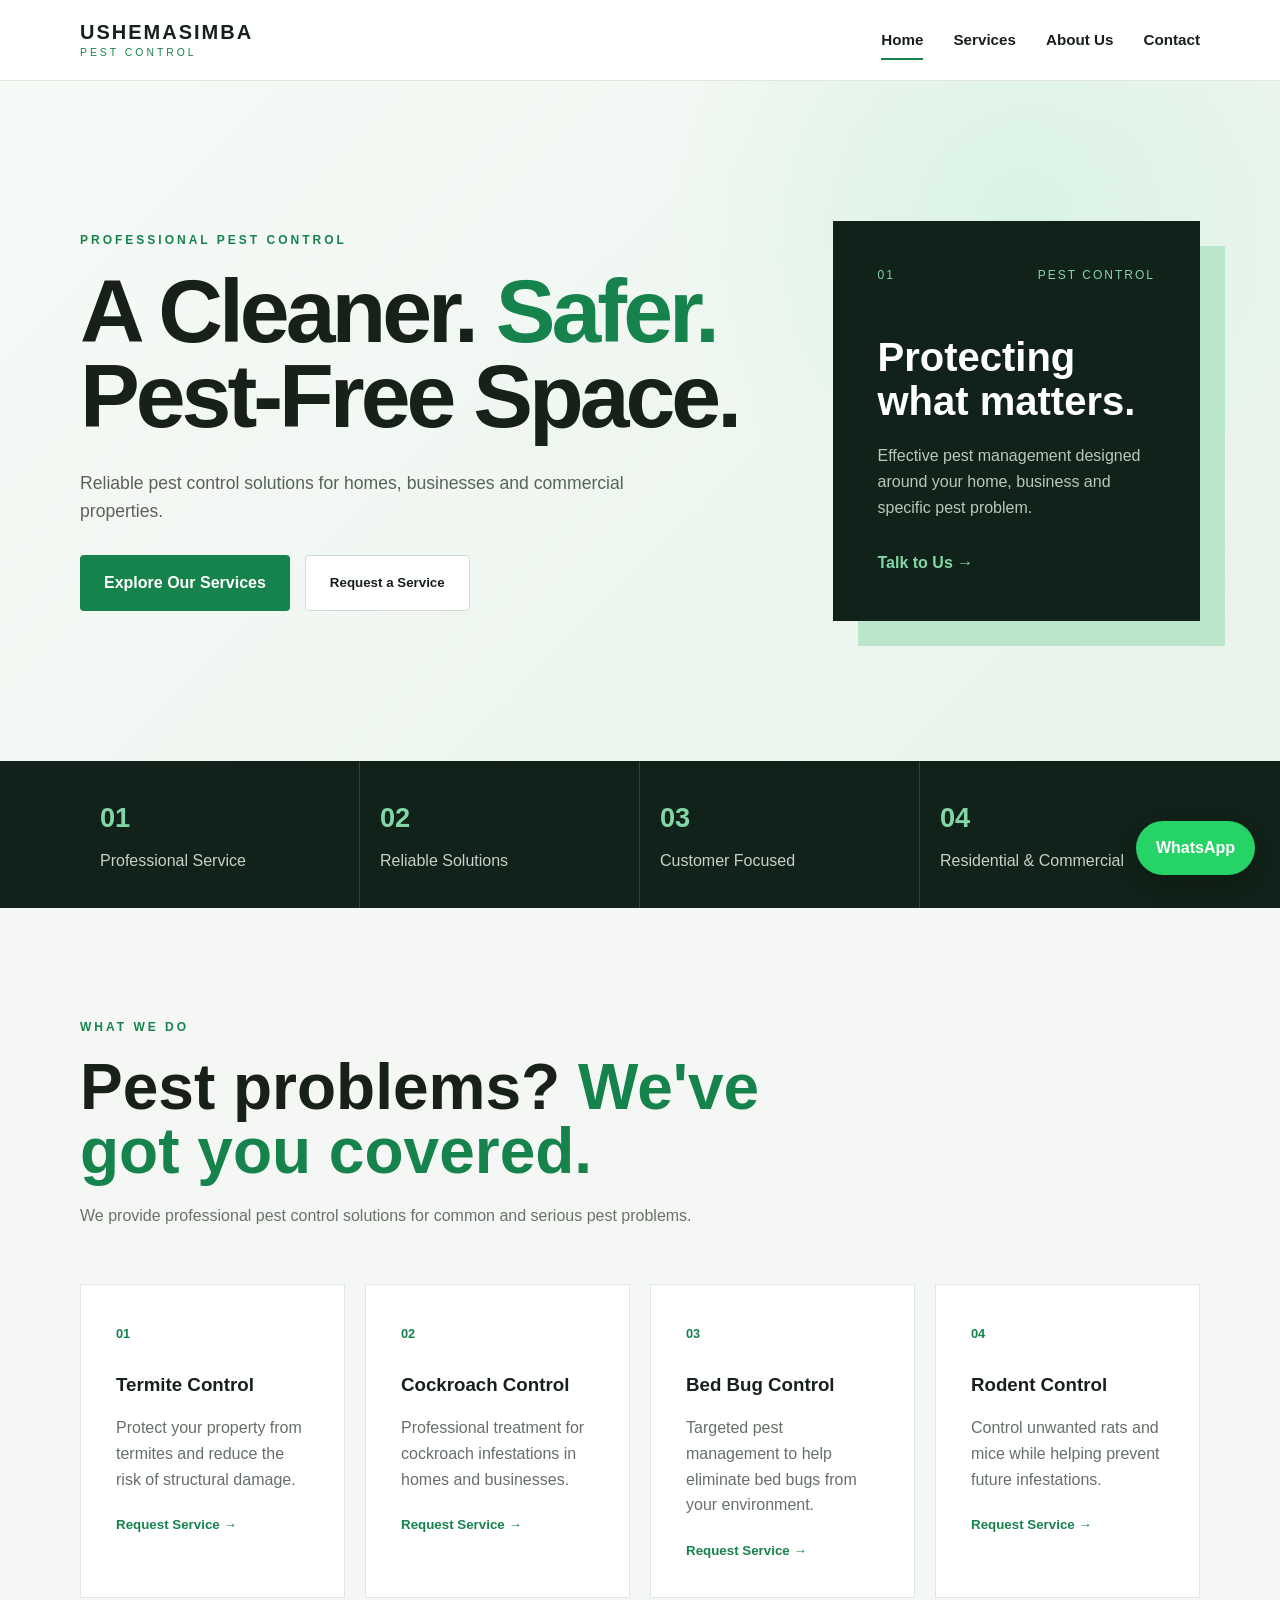
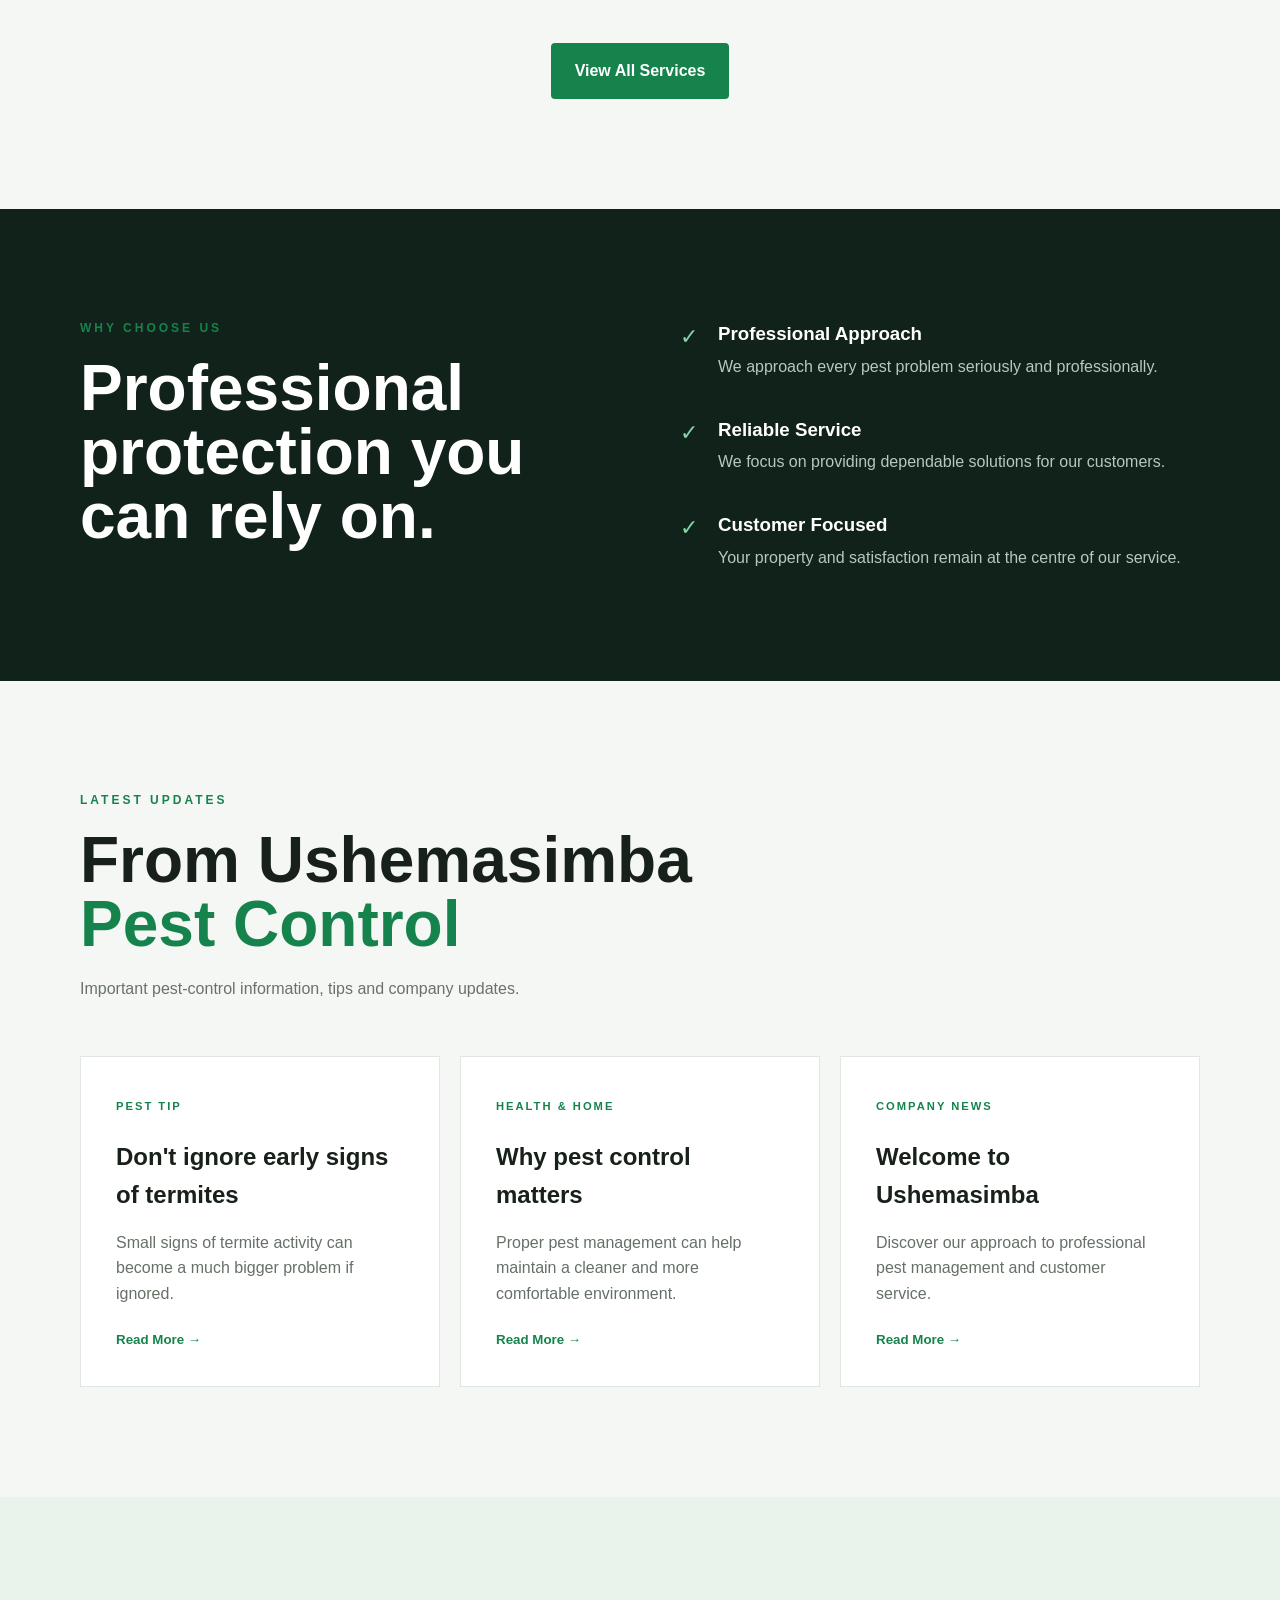
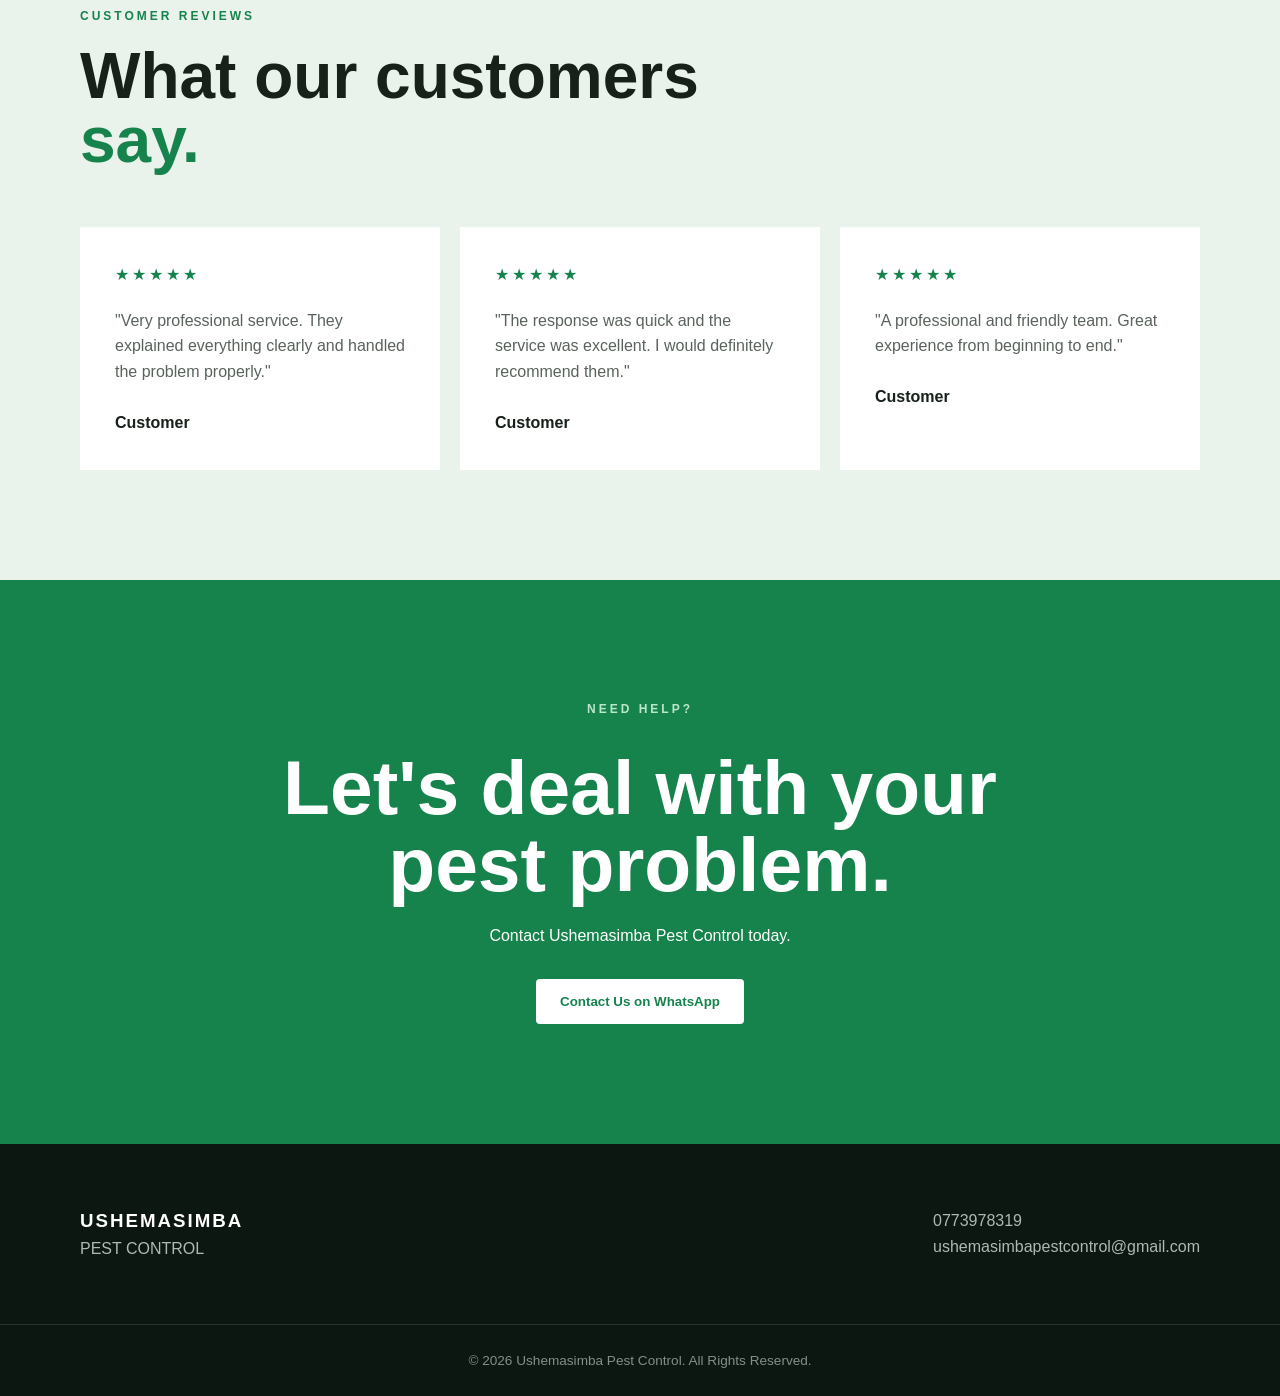
<file: index.html>
<!DOCTYPE html>
<html lang="en">
<head>
    <meta charset="UTF-8">
    <meta name="viewport" content="width=device-width, initial-scale=1.0">
    <title>Ushemasimba Pest Control | Professional Pest Control</title>
    <meta name="description" content="Professional pest control services by Ushemasimba Pest Control.">
    <link rel="stylesheet" href="style.css">
</head>

<body>

<header>
    <div class="container nav-container">

        <a href="index.html" class="brand">
            <strong>USHEMASIMBA</strong>
            <span>PEST CONTROL</span>
        </a>

        <button class="menu-btn" onclick="toggleMenu()">☰</button>

        <nav id="navigation">
            <a href="index.html" class="active">Home</a>
            <a href="services.html">Services</a>
            <a href="about.html">About Us</a>
            <a href="contact.html">Contact</a>
        </nav>

    </div>
</header>


<main>

<section class="hero">
    <div class="container hero-content">

        <div class="hero-text reveal">
            <p class="small-title">PROFESSIONAL PEST CONTROL</p>

            <h1>
                A Cleaner.
                <span>Safer.</span>
                Pest-Free Space.
            </h1>

            <p>
                Reliable pest control solutions for homes, businesses
                and commercial properties.
            </p>

            <div class="hero-buttons">
                <a href="services.html" class="btn primary">
                    Explore Our Services
                </a>

                <button class="btn secondary"
                        onclick="requestService('General Pest Control')">
                    Request a Service
                </button>
            </div>
        </div>

        <div class="hero-card reveal">
            <div class="hero-card-top">
                <span>01</span>
                <span>PEST CONTROL</span>
            </div>

            <h2>Protecting what matters.</h2>

            <p>
                Effective pest management designed around your
                home, business and specific pest problem.
            </p>

            <a href="contact.html">Talk to Us →</a>
        </div>

    </div>
</section>


<section class="stats">
    <div class="container stats-grid">

        <div class="stat reveal">
            <strong>01</strong>
            <p>Professional Service</p>
        </div>

        <div class="stat reveal">
            <strong>02</strong>
            <p>Reliable Solutions</p>
        </div>

        <div class="stat reveal">
            <strong>03</strong>
            <p>Customer Focused</p>
        </div>

        <div class="stat reveal">
            <strong>04</strong>
            <p>Residential & Commercial</p>
        </div>

    </div>
</section>


<section class="section">
    <div class="container">

        <div class="section-heading reveal">
            <p class="small-title">WHAT WE DO</p>

            <h2>
                Pest problems?
                <span>We've got you covered.</span>
            </h2>

            <p>
                We provide professional pest control solutions
                for common and serious pest problems.
            </p>
        </div>


        <div class="service-grid">

            <div class="service-card reveal">
                <span class="service-number">01</span>
                <h3>Termite Control</h3>
                <p>
                    Protect your property from termites and
                    reduce the risk of structural damage.
                </p>
                <button onclick="requestService('Termite Control')">
                    Request Service →
                </button>
            </div>


            <div class="service-card reveal">
                <span class="service-number">02</span>
                <h3>Cockroach Control</h3>
                <p>
                    Professional treatment for cockroach
                    infestations in homes and businesses.
                </p>
                <button onclick="requestService('Cockroach Control')">
                    Request Service →
                </button>
            </div>


            <div class="service-card reveal">
                <span class="service-number">03</span>
                <h3>Bed Bug Control</h3>
                <p>
                    Targeted pest management to help eliminate
                    bed bugs from your environment.
                </p>
                <button onclick="requestService('Bed Bug Control')">
                    Request Service →
                </button>
            </div>


            <div class="service-card reveal">
                <span class="service-number">04</span>
                <h3>Rodent Control</h3>
                <p>
                    Control unwanted rats and mice while helping
                    prevent future infestations.
                </p>
                <button onclick="requestService('Rodent Control')">
                    Request Service →
                </button>
            </div>

        </div>

        <div class="center-button">
            <a href="services.html" class="btn primary">
                View All Services
            </a>
        </div>

    </div>
</section>


<section class="dark-section">
    <div class="container two-column">

        <div class="reveal">
            <p class="small-title">WHY CHOOSE US</p>

            <h2>
                Professional protection
                you can rely on.
            </h2>
        </div>

        <div class="reasons">

            <div class="reason reveal">
                <span>✓</span>
                <div>
                    <h3>Professional Approach</h3>
                    <p>
                        We approach every pest problem seriously
                        and professionally.
                    </p>
                </div>
            </div>

            <div class="reason reveal">
                <span>✓</span>
                <div>
                    <h3>Reliable Service</h3>
                    <p>
                        We focus on providing dependable solutions
                        for our customers.
                    </p>
                </div>
            </div>

            <div class="reason reveal">
                <span>✓</span>
                <div>
                    <h3>Customer Focused</h3>
                    <p>
                        Your property and satisfaction remain
                        at the centre of our service.
                    </p>
                </div>
            </div>

        </div>

    </div>
</section>


<section class="section" id="updates">

    <div class="container">

        <div class="section-heading reveal">
            <p class="small-title">LATEST UPDATES</p>

            <h2>
                From Ushemasimba
                <span>Pest Control</span>
            </h2>

            <p>
                Important pest-control information, tips and
                company updates.
            </p>
        </div>


        <div class="posts-grid">

            <article class="post-card reveal">
                <span>PEST TIP</span>
                <h3>Don't ignore early signs of termites</h3>

                <p>
                    Small signs of termite activity can become
                    a much bigger problem if ignored.
                </p>

                <button onclick="readPost('Termite Warning Signs')">
                    Read More →
                </button>
            </article>


            <article class="post-card reveal">
                <span>HEALTH & HOME</span>
                <h3>Why pest control matters</h3>

                <p>
                    Proper pest management can help maintain
                    a cleaner and more comfortable environment.
                </p>

                <button onclick="readPost('Why Pest Control Matters')">
                    Read More →
                </button>
            </article>


            <article class="post-card reveal">
                <span>COMPANY NEWS</span>
                <h3>Welcome to Ushemasimba</h3>

                <p>
                    Discover our approach to professional pest
                    management and customer service.
                </p>

                <button onclick="readPost('Welcome to Ushemasimba')">
                    Read More →
                </button>
            </article>

        </div>

    </div>

</section>


<section class="reviews">

    <div class="container">

        <div class="section-heading reveal">
            <p class="small-title">CUSTOMER REVIEWS</p>

            <h2>
                What our customers
                <span>say.</span>
            </h2>
        </div>


        <div class="review-grid">

            <div class="review-card reveal">
                <div class="stars">★★★★★</div>

                <p>
                    "Very professional service. They explained
                    everything clearly and handled the problem
                    properly."
                </p>

                <strong>Customer</strong>
            </div>


            <div class="review-card reveal">
                <div class="stars">★★★★★</div>

                <p>
                    "The response was quick and the service was
                    excellent. I would definitely recommend them."
                </p>

                <strong>Customer</strong>
            </div>


            <div class="review-card reveal">
                <div class="stars">★★★★★</div>

                <p>
                    "A professional and friendly team. Great
                    experience from beginning to end."
                </p>

                <strong>Customer</strong>
            </div>

        </div>

    </div>

</section>


<section class="cta">

    <div class="container cta-content reveal">

        <p class="small-title">NEED HELP?</p>

        <h2>
            Let's deal with your
            <span>pest problem.</span>
        </h2>

        <p>
            Contact Ushemasimba Pest Control today.
        </p>

        <button class="btn white"
                onclick="requestService('General Pest Control')">
            Contact Us on WhatsApp
        </button>

    </div>

</section>

</main>


<footer>
    <div class="container footer-content">

        <div>
            <h3>USHEMASIMBA</h3>
            <p>PEST CONTROL</p>
        </div>

        <div>
            <p>0773978319</p>
            <p>ushemasimbapestcontrol@gmail.com</p>
        </div>

    </div>

    <div class="footer-bottom">
        © 2026 Ushemasimba Pest Control. All Rights Reserved.
    </div>
</footer>


<div id="postModal" class="modal">

    <div class="modal-content">

        <button class="close-modal"
                onclick="closePost()">×</button>

        <p class="small-title">USHEMASIMBA PEST CONTROL</p>

        <h2 id="postTitle"></h2>

        <p id="postText"></p>

    </div>

</div>


<a href="https://wa.me/263773978319"
   class="whatsapp"
   target="_blank"
   aria-label="WhatsApp">
    WhatsApp
</a>


<script src="script.js"></script>

</body>
</html>
</file>
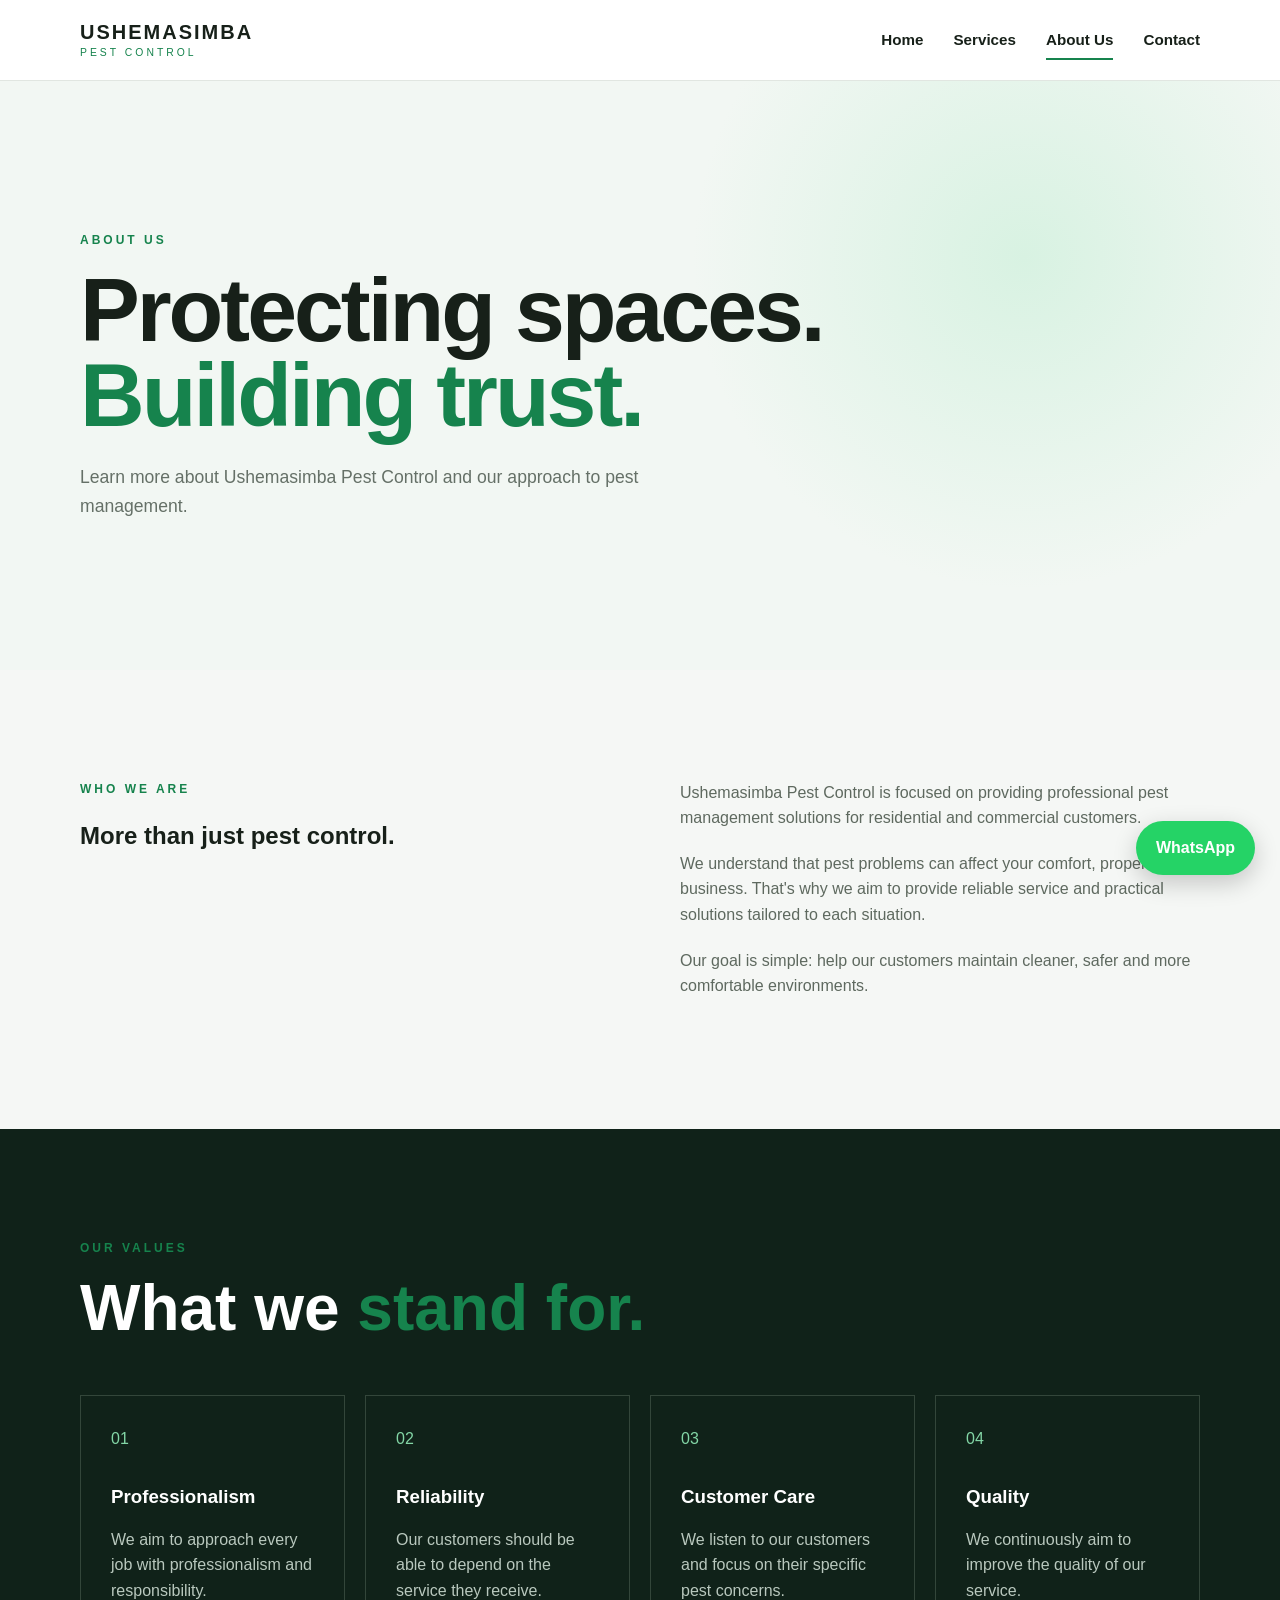
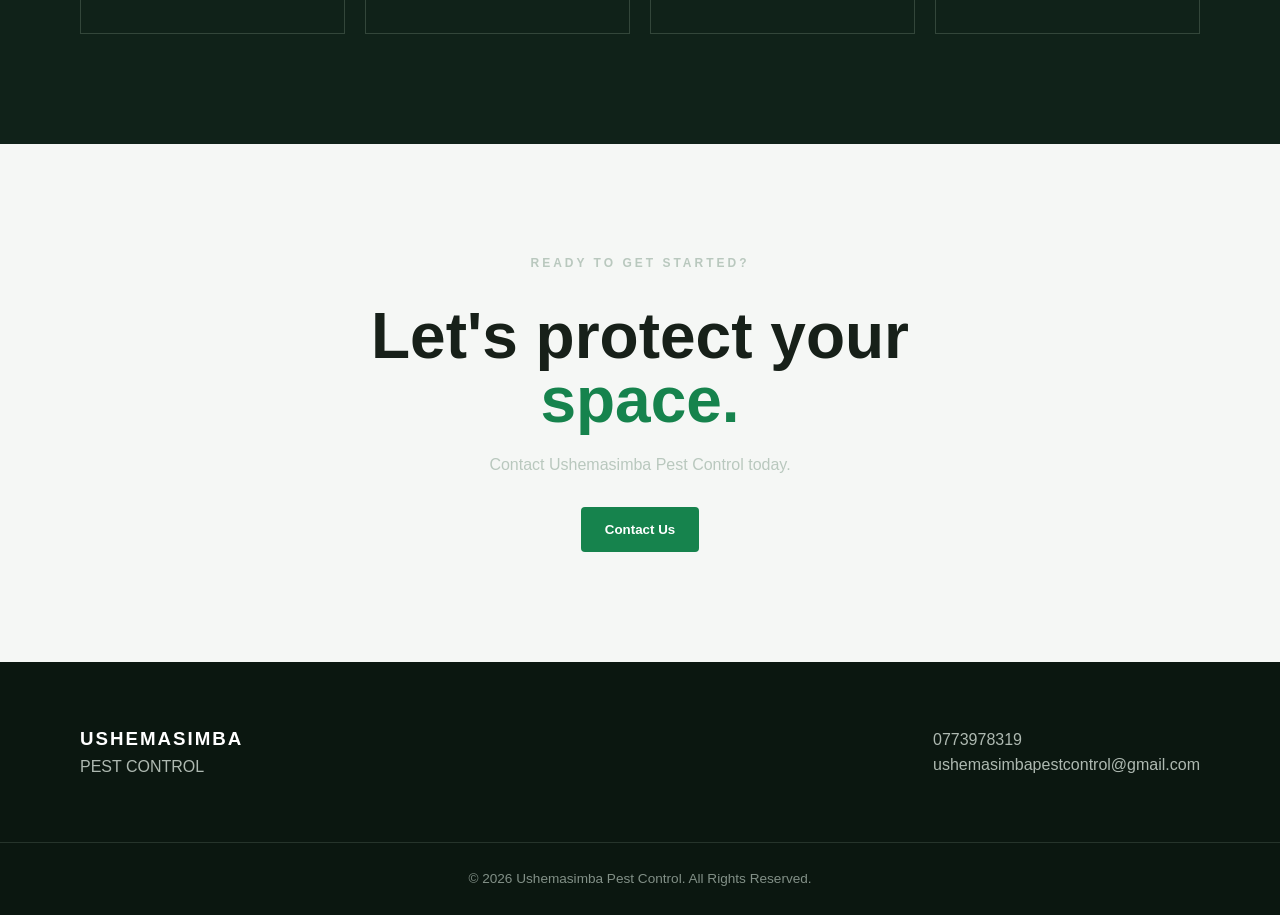
<file: about.html>
<!DOCTYPE html>
<html lang="en">
<head>

    <meta charset="UTF-8">

    <meta name="viewport"
          content="width=device-width, initial-scale=1.0">

    <title>About Us | Ushemasimba Pest Control</title>

    <link rel="stylesheet" href="style.css">

</head>

<body>

<header>

    <div class="container nav-container">

        <a href="index.html" class="brand">
            <strong>USHEMASIMBA</strong>
            <span>PEST CONTROL</span>
        </a>

        <button class="menu-btn"
                onclick="toggleMenu()">
            ☰
        </button>

        <nav id="navigation">

            <a href="index.html">Home</a>

            <a href="services.html">
                Services
            </a>

            <a href="about.html"
               class="active">
                About Us
            </a>

            <a href="contact.html">
                Contact
            </a>

        </nav>

    </div>

</header>


<main>

<section class="page-hero">

    <div class="container reveal">

        <p class="small-title">
            ABOUT US
        </p>

        <h1>
            Protecting spaces.
            <span>Building trust.</span>
        </h1>

        <p>
            Learn more about Ushemasimba Pest Control
            and our approach to pest management.
        </p>

    </div>

</section>


<section class="section">

    <div class="container two-column">

        <div class="reveal">

            <p class="small-title">
                WHO WE ARE
            </p>

            <h2>
                More than just
                <span>pest control.</span>
            </h2>

        </div>


        <div class="about-text reveal">

            <p>
                Ushemasimba Pest Control is focused on providing
                professional pest management solutions for
                residential and commercial customers.
            </p>

            <p>
                We understand that pest problems can affect your
                comfort, property and business. That's why we aim
                to provide reliable service and practical solutions
                tailored to each situation.
            </p>

            <p>
                Our goal is simple: help our customers maintain
                cleaner, safer and more comfortable environments.
            </p>

        </div>

    </div>

</section>


<section class="dark-section">

    <div class="container">

        <div class="section-heading reveal">

            <p class="small-title">
                OUR VALUES
            </p>

            <h2>
                What we
                <span>stand for.</span>
            </h2>

        </div>


        <div class="values-grid">

            <div class="value reveal">

                <span>01</span>

                <h3>Professionalism</h3>

                <p>
                    We aim to approach every job with
                    professionalism and responsibility.
                </p>

            </div>


            <div class="value reveal">

                <span>02</span>

                <h3>Reliability</h3>

                <p>
                    Our customers should be able to depend
                    on the service they receive.
                </p>

            </div>


            <div class="value reveal">

                <span>03</span>

                <h3>Customer Care</h3>

                <p>
                    We listen to our customers and focus
                    on their specific pest concerns.
                </p>

            </div>


            <div class="value reveal">

                <span>04</span>

                <h3>Quality</h3>

                <p>
                    We continuously aim to improve the
                    quality of our service.
                </p>

            </div>

        </div>

    </div>

</section>


<section class="section">

    <div class="container center-content reveal">

        <p class="small-title">
            READY TO GET STARTED?
        </p>

        <h2>
            Let's protect your
            <span>space.</span>
        </h2>

        <p>
            Contact Ushemasimba Pest Control today.
        </p>

        <button class="btn primary"
                onclick="requestService('General Pest Control')">
            Contact Us
        </button>

    </div>

</section>

</main>


<footer>

    <div class="container footer-content">

        <div>
            <h3>USHEMASIMBA</h3>
            <p>PEST CONTROL</p>
        </div>

        <div>
            <p>0773978319</p>
            <p>ushemasimbapestcontrol@gmail.com</p>
        </div>

    </div>

    <div class="footer-bottom">
        © 2026 Ushemasimba Pest Control. All Rights Reserved.
    </div>

</footer>


<a href="https://wa.me/263773978319"
   class="whatsapp"
   target="_blank">
    WhatsApp
</a>


<script src="script.js"></script>

</body>
</html>
</file>
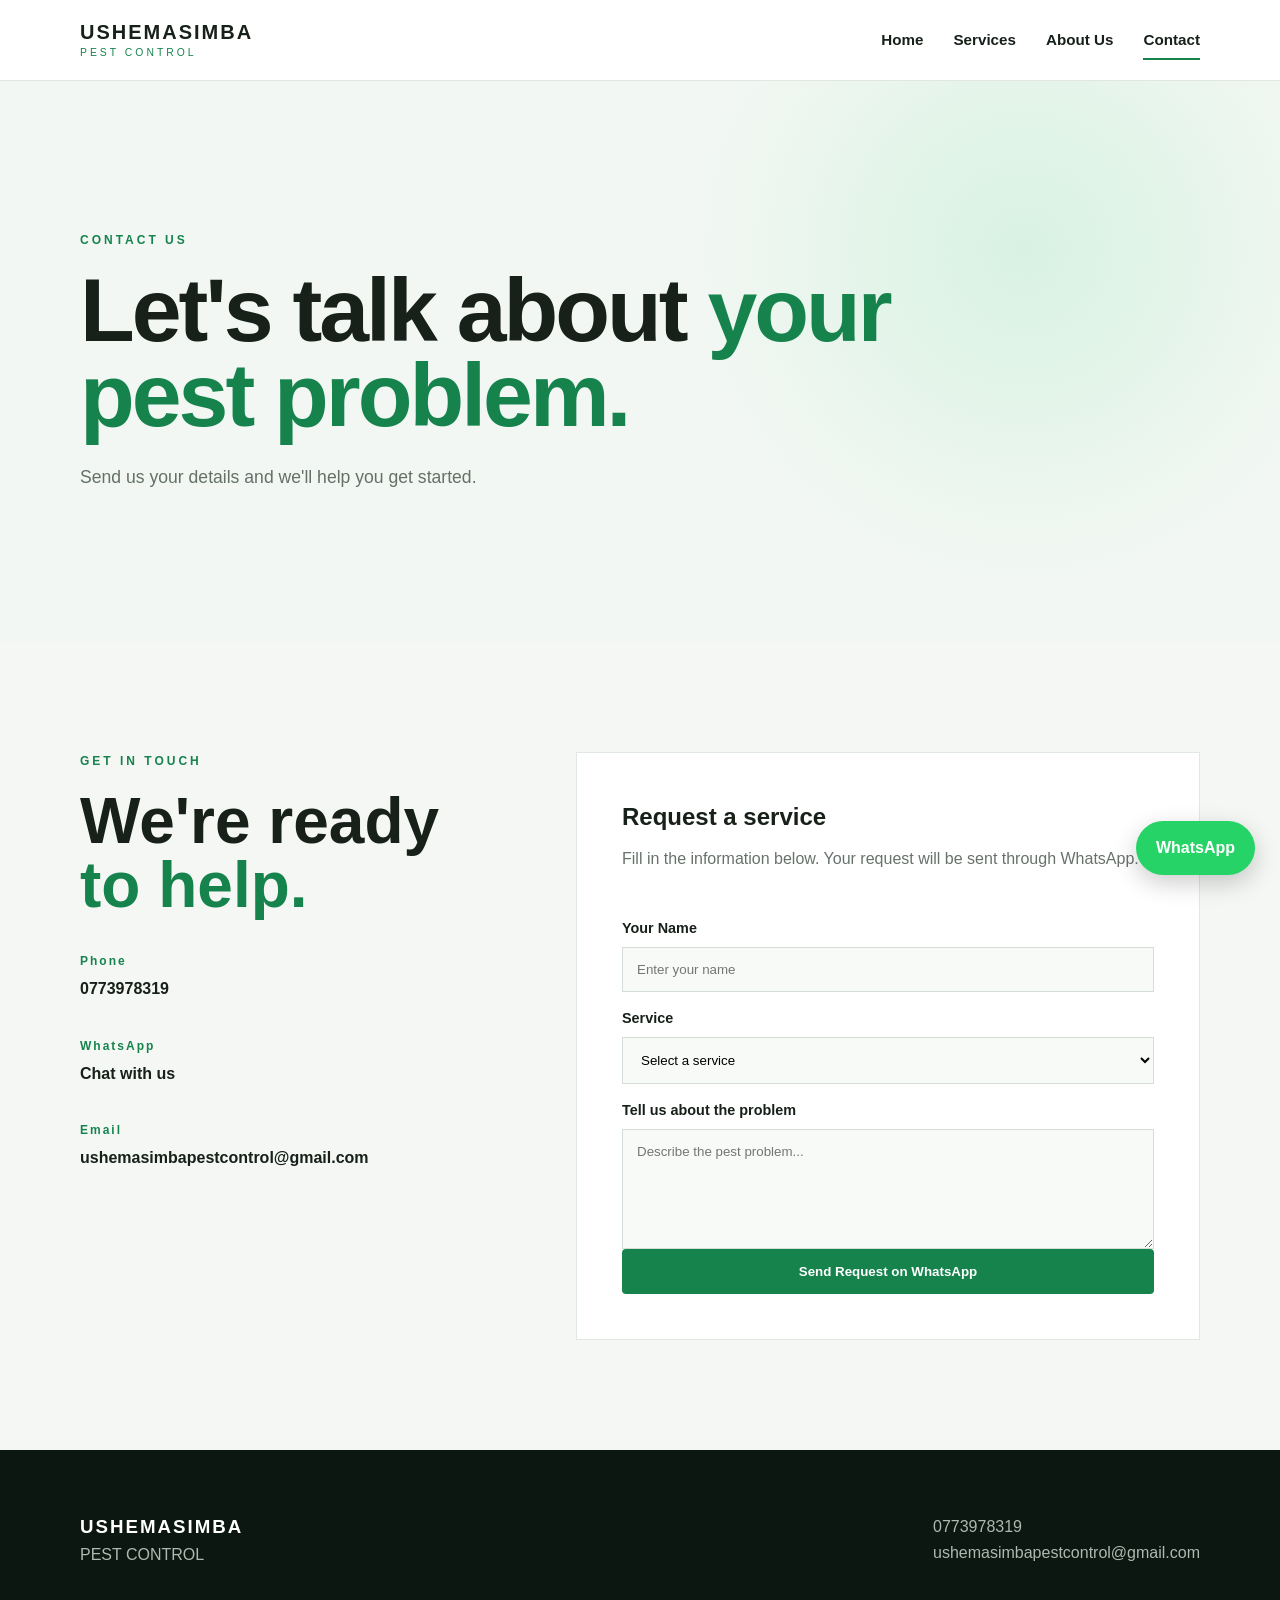
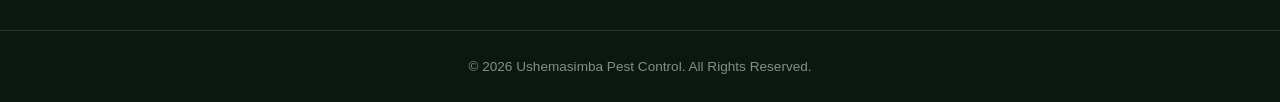
<file: contact.html>
<!DOCTYPE html>
<html lang="en">
<head>

    <meta charset="UTF-8">

    <meta name="viewport"
          content="width=device-width, initial-scale=1.0">

    <title>Contact Us | Ushemasimba Pest Control</title>

    <link rel="stylesheet" href="style.css">

</head>

<body>

<header>

    <div class="container nav-container">

        <a href="index.html" class="brand">
            <strong>USHEMASIMBA</strong>
            <span>PEST CONTROL</span>
        </a>

        <button class="menu-btn"
                onclick="toggleMenu()">
            ☰
        </button>

        <nav id="navigation">

            <a href="index.html">
                Home
            </a>

            <a href="services.html">
                Services
            </a>

            <a href="about.html">
                About Us
            </a>

            <a href="contact.html"
               class="active">
                Contact
            </a>

        </nav>

    </div>

</header>


<main>

<section class="page-hero">

    <div class="container reveal">

        <p class="small-title">
            CONTACT US
        </p>

        <h1>
            Let's talk about
            <span>your pest problem.</span>
        </h1>

        <p>
            Send us your details and we'll help you
            get started.
        </p>

    </div>

</section>


<section class="section">

    <div class="container contact-grid">


        <div class="contact-info reveal">

            <p class="small-title">
                GET IN TOUCH
            </p>

            <h2>
                We're ready
                <span>to help.</span>
            </h2>


            <div class="contact-item">

                <strong>Phone</strong>

                <a href="tel:+263773978319">
                    0773978319
                </a>

            </div>


            <div class="contact-item">

                <strong>WhatsApp</strong>

                <a href="https://wa.me/263773978319"
                   target="_blank">
                    Chat with us
                </a>

            </div>


            <div class="contact-item">

                <strong>Email</strong>

                <a href="mailto:ushemasimbapestcontrol@gmail.com">
                    ushemasimbapestcontrol@gmail.com
                </a>

            </div>

        </div>


        <div class="contact-form reveal">

            <h2>
                Request a service
            </h2>

            <p>
                Fill in the information below.
                Your request will be sent through WhatsApp.
            </p>


            <form onsubmit="sendContactForm(event)">

                <label>
                    Your Name
                </label>

                <input
                    type="text"
                    id="customerName"
                    placeholder="Enter your name"
                    required
                >


                <label>
                    Service
                </label>

                <select id="customerService"
                        required>

                    <option value="">
                        Select a service
                    </option>

                    <option value="Termite Control">
                        Termite Control
                    </option>

                    <option value="Cockroach Control">
                        Cockroach Control
                    </option>

                    <option value="Bed Bug Control">
                        Bed Bug Control
                    </option>

                    <option value="Rodent Control">
                        Rodent Control
                    </option>

                    <option value="Mosquito Control">
                        Mosquito Control
                    </option>

                    <option value="Commercial Pest Control">
                        Commercial Pest Control
                    </option>

                    <option value="General Pest Control">
                        General Pest Control
                    </option>

                </select>


                <label>
                    Tell us about the problem
                </label>

                <textarea
                    id="customerMessage"
                    rows="6"
                    placeholder="Describe the pest problem..."
                    required></textarea>


                <button
                    type="submit"
                    class="btn primary full">
                    Send Request on WhatsApp
                </button>

            </form>

        </div>

    </div>

</section>

</main>


<footer>

    <div class="container footer-content">

        <div>
            <h3>USHEMASIMBA</h3>
            <p>PEST CONTROL</p>
        </div>

        <div>
            <p>0773978319</p>
            <p>ushemasimbapestcontrol@gmail.com</p>
        </div>

    </div>

    <div class="footer-bottom">
        © 2026 Ushemasimba Pest Control. All Rights Reserved.
    </div>

</footer>


<a href="https://wa.me/263773978319"
   class="whatsapp"
   target="_blank">
    WhatsApp
</a>


<script src="script.js"></script>

</body>
</html>
</file>
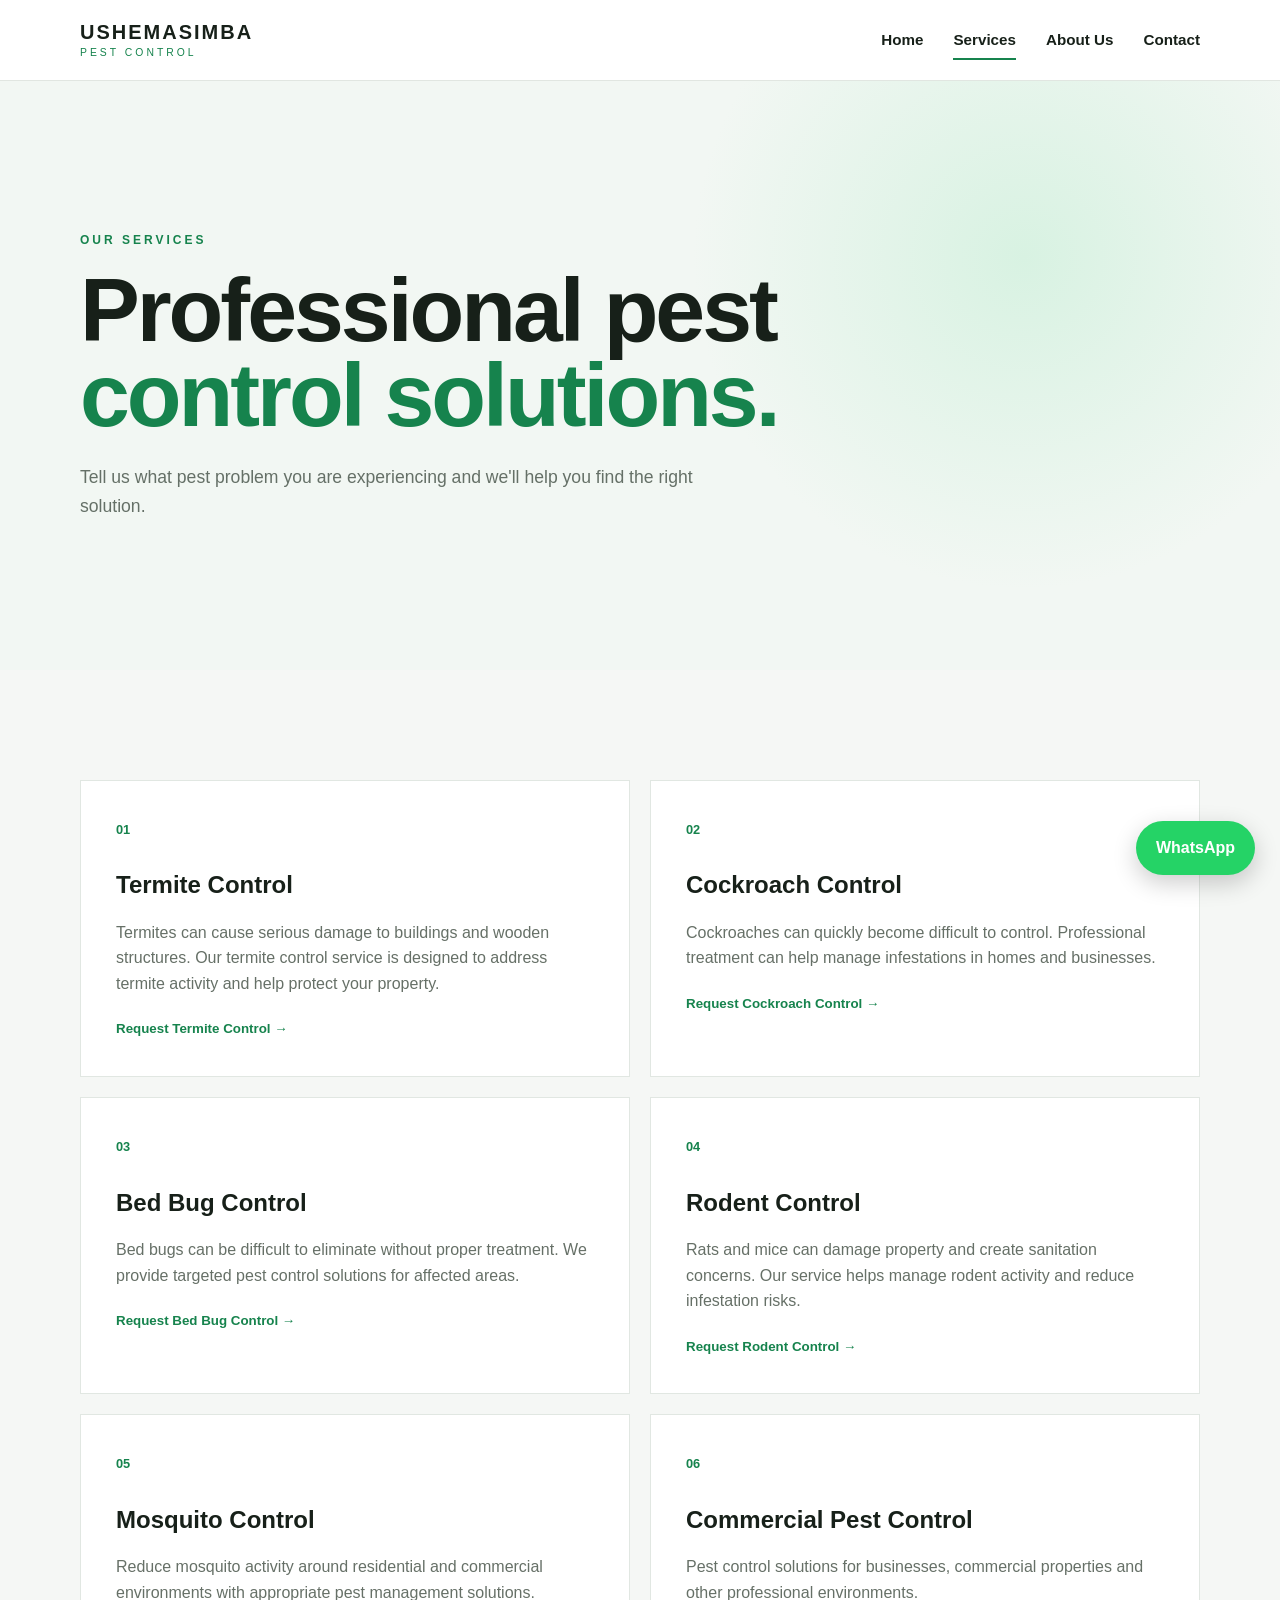
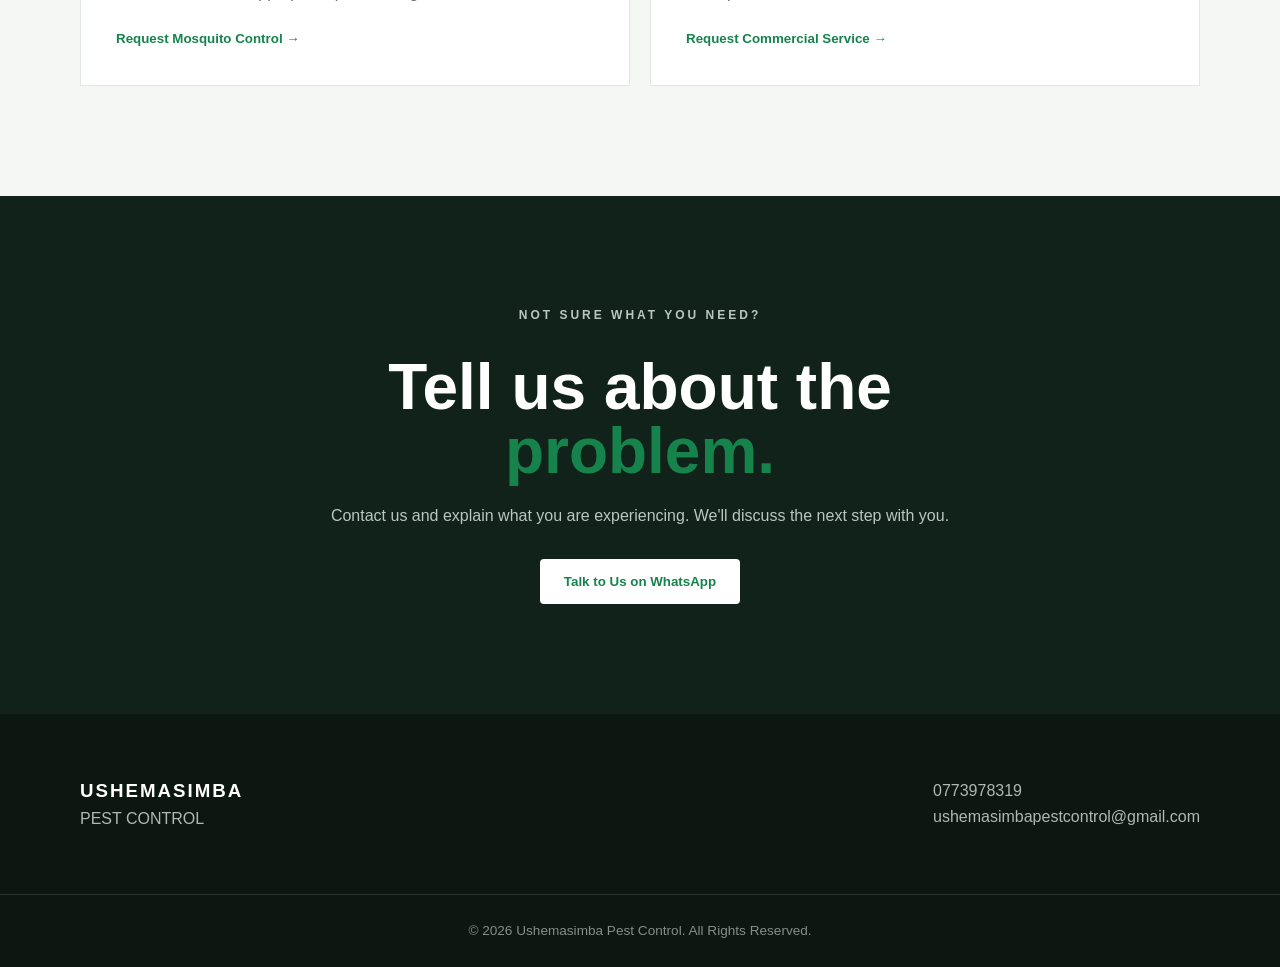
<file: services.html>
<!DOCTYPE html>
<html lang="en">
<head>
    <meta charset="UTF-8">
    <meta name="viewport" content="width=device-width, initial-scale=1.0">

    <title>Our Services | Ushemasimba Pest Control</title>

    <link rel="stylesheet" href="style.css">
</head>

<body>

<header>
    <div class="container nav-container">

        <a href="index.html" class="brand">
            <strong>USHEMASIMBA</strong>
            <span>PEST CONTROL</span>
        </a>

        <button class="menu-btn" onclick="toggleMenu()">☰</button>

        <nav id="navigation">
            <a href="index.html">Home</a>
            <a href="services.html" class="active">Services</a>
            <a href="about.html">About Us</a>
            <a href="contact.html">Contact</a>
        </nav>

    </div>
</header>


<main>

<section class="page-hero">

    <div class="container reveal">

        <p class="small-title">OUR SERVICES</p>

        <h1>
            Professional pest
            <span>control solutions.</span>
        </h1>

        <p>
            Tell us what pest problem you are experiencing
            and we'll help you find the right solution.
        </p>

    </div>

</section>


<section class="section">

    <div class="container">

        <div class="service-grid large">

            <div class="service-card reveal">
                <span class="service-number">01</span>

                <h2>Termite Control</h2>

                <p>
                    Termites can cause serious damage to buildings
                    and wooden structures. Our termite control
                    service is designed to address termite activity
                    and help protect your property.
                </p>

                <button onclick="requestService('Termite Control')">
                    Request Termite Control →
                </button>
            </div>


            <div class="service-card reveal">
                <span class="service-number">02</span>

                <h2>Cockroach Control</h2>

                <p>
                    Cockroaches can quickly become difficult to
                    control. Professional treatment can help
                    manage infestations in homes and businesses.
                </p>

                <button onclick="requestService('Cockroach Control')">
                    Request Cockroach Control →
                </button>
            </div>


            <div class="service-card reveal">
                <span class="service-number">03</span>

                <h2>Bed Bug Control</h2>

                <p>
                    Bed bugs can be difficult to eliminate without
                    proper treatment. We provide targeted pest
                    control solutions for affected areas.
                </p>

                <button onclick="requestService('Bed Bug Control')">
                    Request Bed Bug Control →
                </button>
            </div>


            <div class="service-card reveal">
                <span class="service-number">04</span>

                <h2>Rodent Control</h2>

                <p>
                    Rats and mice can damage property and create
                    sanitation concerns. Our service helps manage
                    rodent activity and reduce infestation risks.
                </p>

                <button onclick="requestService('Rodent Control')">
                    Request Rodent Control →
                </button>
            </div>


            <div class="service-card reveal">
                <span class="service-number">05</span>

                <h2>Mosquito Control</h2>

                <p>
                    Reduce mosquito activity around residential
                    and commercial environments with appropriate
                    pest management solutions.
                </p>

                <button onclick="requestService('Mosquito Control')">
                    Request Mosquito Control →
                </button>
            </div>


            <div class="service-card reveal">
                <span class="service-number">06</span>

                <h2>Commercial Pest Control</h2>

                <p>
                    Pest control solutions for businesses,
                    commercial properties and other professional
                    environments.
                </p>

                <button onclick="requestService('Commercial Pest Control')">
                    Request Commercial Service →
                </button>
            </div>

        </div>

    </div>

</section>


<section class="dark-section">

    <div class="container center-content reveal">

        <p class="small-title">NOT SURE WHAT YOU NEED?</p>

        <h2>
            Tell us about the
            <span>problem.</span>
        </h2>

        <p>
            Contact us and explain what you are experiencing.
            We'll discuss the next step with you.
        </p>

        <button class="btn white"
                onclick="requestService('General Pest Control')">
            Talk to Us on WhatsApp
        </button>

    </div>

</section>

</main>


<footer>

    <div class="container footer-content">

        <div>
            <h3>USHEMASIMBA</h3>
            <p>PEST CONTROL</p>
        </div>

        <div>
            <p>0773978319</p>
            <p>ushemasimbapestcontrol@gmail.com</p>
        </div>

    </div>

    <div class="footer-bottom">
        © 2026 Ushemasimba Pest Control. All Rights Reserved.
    </div>

</footer>


<a href="https://wa.me/263773978319"
   class="whatsapp"
   target="_blank">
    WhatsApp
</a>


<script src="script.js"></script>

</body>
</html>
</file>
<file: style.css>
* {
    margin: 0;
    padding: 0;
    box-sizing: border-box;
}

html {
    scroll-behavior: smooth;
}

body {
    font-family: Arial, Helvetica, sans-serif;
    background: #f5f7f5;
    color: #172019;
    line-height: 1.6;
}

a {
    text-decoration: none;
    color: inherit;
}

button,
input,
textarea,
select {
    font-family: inherit;
}

.container {
    width: min(1120px, 90%);
    margin: auto;
}


/* ================= HEADER ================= */

header {
    background: rgba(255,255,255,0.96);
    border-bottom: 1px solid #e1e6e1;
    position: sticky;
    top: 0;
    z-index: 1000;
}

.nav-container {
    min-height: 80px;
    display: flex;
    align-items: center;
    justify-content: space-between;
}

.brand {
    display: flex;
    flex-direction: column;
    line-height: 1;
}

.brand strong {
    font-size: 1.25rem;
    letter-spacing: 2px;
}

.brand span {
    font-size: 0.65rem;
    letter-spacing: 3px;
    color: #16834d;
    margin-top: 6px;
}

nav {
    display: flex;
    gap: 30px;
}

nav a {
    font-size: 0.95rem;
    font-weight: 600;
    position: relative;
}

nav a::after {
    content: "";
    position: absolute;
    left: 0;
    bottom: -8px;
    width: 0;
    height: 2px;
    background: #16834d;
    transition: 0.3s;
}

nav a:hover::after,
nav a.active::after {
    width: 100%;
}

.menu-btn {
    display: none;
    border: none;
    background: none;
    font-size: 1.7rem;
    cursor: pointer;
}


/* ================= HERO ================= */

.hero {
    min-height: 680px;
    display: flex;
    align-items: center;
    background:
        radial-gradient(circle at 80% 20%, #d9f3e4, transparent 30%),
        linear-gradient(135deg, #f7faf7, #e8f3eb);
}

.hero-content {
    display: grid;
    grid-template-columns: 1.3fr 0.7fr;
    gap: 70px;
    align-items: center;
}

.small-title {
    color: #16834d;
    font-size: 0.75rem;
    font-weight: bold;
    letter-spacing: 3px;
    margin-bottom: 18px;
}

.hero h1 {
    font-size: clamp(3rem, 7vw, 6rem);
    line-height: 0.95;
    letter-spacing: -4px;
    max-width: 800px;
}

.hero h1 span,
.section-heading span,
.dark-section h2 span,
.cta h2 span,
.page-hero h1 span,
.center-content h2 span,
.contact-info h2 span {
    color: #16834d;
}

.hero-text > p:not(.small-title) {
    max-width: 600px;
    font-size: 1.1rem;
    margin: 30px 0;
    color: #58625a;
}

.hero-buttons {
    display: flex;
    gap: 15px;
    flex-wrap: wrap;
}


/* ================= BUTTONS ================= */

.btn {
    border: none;
    padding: 15px 24px;
    border-radius: 4px;
    cursor: pointer;
    font-weight: bold;
    display: inline-block;
    transition: 0.3s;
}

.btn.primary {
    background: #16834d;
    color: white;
}

.btn.primary:hover {
    background: #0d663b;
    transform: translateY(-3px);
}

.btn.secondary {
    background: white;
    color: #172019;
    border: 1px solid #d2dbd4;
}

.btn.secondary:hover {
    transform: translateY(-3px);
}

.btn.white {
    background: white;
    color: #16834d;
}

.btn.full {
    width: 100%;
}


/* ================= HERO CARD ================= */

.hero-card {
    background: #102219;
    color: white;
    padding: 45px;
    min-height: 380px;
    display: flex;
    flex-direction: column;
    justify-content: center;
    box-shadow: 25px 25px 0 #bce6cb;
}

.hero-card-top {
    display: flex;
    justify-content: space-between;
    color: #83d6a6;
    font-size: 0.75rem;
    letter-spacing: 2px;
}

.hero-card h2 {
    font-size: 2.5rem;
    line-height: 1.1;
    margin: 50px 0 20px;
}

.hero-card p {
    color: #b9c8be;
}

.hero-card a {
    color: #83d6a6;
    margin-top: 30px;
    font-weight: bold;
}


/* ================= STATS ================= */

.stats {
    background: #102219;
    color: white;
}

.stats-grid {
    display: grid;
    grid-template-columns: repeat(4, 1fr);
}

.stat {
    padding: 35px 20px;
    border-right: 1px solid #304338;
}

.stat:last-child {
    border-right: none;
}

.stat strong {
    color: #83d6a6;
    font-size: 1.7rem;
}

.stat p {
    margin-top: 8px;
    color: #c7d0ca;
}


/* ================= SECTIONS ================= */

.section {
    padding: 110px 0;
}

.section-heading {
    max-width: 750px;
    margin-bottom: 55px;
}

.section-heading h2 {
    font-size: clamp(2.2rem, 5vw, 4rem);
    line-height: 1;
    margin-bottom: 20px;
}

.section-heading > p:last-child {
    color: #68726b;
}


/* ================= SERVICES ================= */

.service-grid {
    display: grid;
    grid-template-columns: repeat(4, 1fr);
    gap: 20px;
}

.service-grid.large {
    grid-template-columns: repeat(2, 1fr);
}

.service-card {
    background: white;
    padding: 35px;
    border: 1px solid #e1e7e2;
    transition: 0.3s;
}

.service-card:hover {
    transform: translateY(-8px);
    box-shadow: 0 15px 35px rgba(0,0,0,0.08);
}

.service-number {
    color: #16834d;
    font-size: 0.8rem;
    font-weight: bold;
}

.service-card h2,
.service-card h3 {
    margin: 25px 0 15px;
}

.service-card p {
    color: #667067;
}

.service-card button,
.post-card button {
    background: none;
    border: none;
    color: #16834d;
    font-weight: bold;
    margin-top: 25px;
    cursor: pointer;
}

.center-button {
    text-align: center;
    margin-top: 45px;
}


/* ================= DARK SECTION ================= */

.dark-section {
    padding: 110px 0;
    background: #102219;
    color: white;
}

.two-column {
    display: grid;
    grid-template-columns: 1fr 1fr;
    gap: 80px;
}

.dark-section h2 {
    font-size: clamp(2.5rem, 5vw, 4.5rem);
    line-height: 1;
}

.reasons {
    display: flex;
    flex-direction: column;
    gap: 35px;
}

.reason {
    display: flex;
    gap: 20px;
}

.reason > span {
    color: #83d6a6;
    font-size: 1.4rem;
}

.reason h3 {
    margin-bottom: 5px;
}

.reason p {
    color: #b9c8be;
}


/* ================= POSTS ================= */

.posts-grid {
    display: grid;
    grid-template-columns: repeat(3, 1fr);
    gap: 20px;
}

.post-card {
    background: white;
    padding: 35px;
    border: 1px solid #e0e6e1;
}

.post-card span {
    color: #16834d;
    font-size: 0.7rem;
    letter-spacing: 2px;
    font-weight: bold;
}

.post-card h3 {
    font-size: 1.5rem;
    margin: 20px 0 15px;
}

.post-card p {
    color: #667067;
}


/* ================= REVIEWS ================= */

.reviews {
    padding: 110px 0;
    background: #eaf2ec;
}

.review-grid {
    display: grid;
    grid-template-columns: repeat(3, 1fr);
    gap: 20px;
}

.review-card {
    background: white;
    padding: 35px;
}

.stars {
    color: #16834d;
    letter-spacing: 3px;
    margin-bottom: 20px;
}

.review-card p {
    color: #59635c;
    margin-bottom: 25px;
}


/* ================= CTA ================= */

.cta {
    padding: 120px 0;
    background: #16834d;
    color: white;
}

.cta-content {
    text-align: center;
    max-width: 750px;
}

.cta .small-title {
    color: #bce6cb;
}

.cta h2 {
    font-size: clamp(2.7rem, 6vw, 5rem);
    line-height: 1;
    margin-bottom: 20px;
}

.cta h2 span {
    color: white;
}

.cta p {
    margin-bottom: 30px;
}


/* ================= PAGE HERO ================= */

.page-hero {
    padding: 150px 0;
    background:
        radial-gradient(circle at 80% 30%, #d8f2e2, transparent 30%),
        #f2f7f3;
}

.page-hero h1 {
    font-size: clamp(3rem, 7vw, 6rem);
    max-width: 850px;
    line-height: 0.95;
    letter-spacing: -3px;
}

.page-hero p:last-child {
    max-width: 650px;
    color: #657067;
    margin-top: 25px;
    font-size: 1.1rem;
}


/* ================= ABOUT ================= */

.about-text p {
    margin-bottom: 20px;
    color: #5e695f;
}

.values-grid {
    display: grid;
    grid-template-columns: repeat(4, 1fr);
    gap: 20px;
    margin-top: 50px;
}

.value {
    border: 1px solid #33463a;
    padding: 30px;
}

.value span {
    color: #83d6a6;
}

.value h3 {
    margin: 30px 0 15px;
}

.value p {
    color: #b9c8be;
}


/* ================= CONTACT ================= */

.contact-grid {
    display: grid;
    grid-template-columns: 0.8fr 1.2fr;
    gap: 80px;
}

.contact-info h2 {
    font-size: 4rem;
    line-height: 1;
}

.contact-item {
    margin-top: 35px;
    display: flex;
    flex-direction: column;
}

.contact-item strong {
    font-size: 0.75rem;
    color: #16834d;
    letter-spacing: 2px;
}

.contact-item a {
    margin-top: 5px;
    font-weight: bold;
}

.contact-form {
    background: white;
    padding: 45px;
    border: 1px solid #e1e7e2;
}

.contact-form h2 {
    margin-bottom: 10px;
}

.contact-form > p {
    color: #68726b;
    margin-bottom: 30px;
}

form {
    display: flex;
    flex-direction: column;
}

label {
    margin: 15px 0 7px;
    font-weight: bold;
    font-size: 0.9rem;
}

input,
textarea,
select {
    width: 100%;
    border: 1px solid #d4ddd6;
    padding: 14px;
    background: #f8faf8;
    outline: none;
}

input:focus,
textarea:focus,
select:focus {
    border-color: #16834d;
}


/* ================= CENTER ================= */

.center-content {
    text-align: center;
    max-width: 700px;
}

.center-content h2 {
    font-size: 4rem;
    line-height: 1;
    margin-bottom: 20px;
}

.center-content p {
    color: #b9c8be;
    margin-bottom: 30px;
}


/* ================= FOOTER ================= */

footer {
    background: #0b1710;
    color: white;
}

.footer-content {
    min-height: 180px;
    display: flex;
    justify-content: space-between;
    align-items: center;
}

.footer-content h3 {
    letter-spacing: 2px;
}

.footer-content p {
    color: #aeb9b1;
}

.footer-bottom {
    border-top: 1px solid #26342b;
    padding: 25px;
    text-align: center;
    color: #829087;
    font-size: 0.85rem;
}


/* ================= WHATSAPP ================= */

.whatsapp {
    position: fixed;
    right: 25px;
    bottom: 25px;
    background: #25d366;
    color: white;
    padding: 14px 20px;
    border-radius: 30px;
    font-weight: bold;
    z-index: 900;
    box-shadow: 0 8px 25px rgba(0,0,0,0.2);
}


/* ================= MODAL ================= */

.modal {
    display: none;
    position: fixed;
    inset: 0;
    background: rgba(0,0,0,0.65);
    z-index: 2000;
    align-items: center;
    justify-content: center;
    padding: 20px;
}

.modal.show {
    display: flex;
}

.modal-content {
    background: white;
    max-width: 650px;
    width: 100%;
    padding: 45px;
    position: relative;
}

.modal-content h2 {
    margin-bottom: 20px;
}

.modal-content p:last-child {
    color: #59635c;
}

.close-modal {
    position: absolute;
    right: 20px;
    top: 15px;
    background: none;
    border: none;
    font-size: 2rem;
    cursor: pointer;
}


/* ================= ANIMATIONS ================= */

.reveal {
    opacity: 0;
    transform: translateY(30px);
    transition: 0.7s ease;
}

.reveal.visible {
    opacity: 1;
    transform: translateY(0);
}


/* ================= MOBILE ================= */

@media (max-width: 900px) {

    nav {
        display: none;
        position: absolute;
        top: 80px;
        left: 0;
        right: 0;
        background: white;
        padding: 25px;
        flex-direction: column;
        gap: 20px;
        border-bottom: 1px solid #ddd;
    }

    nav.show {
        display: flex;
    }

    .menu-btn {
        display: block;
    }

    .hero-content,
    .two-column,
    .contact-grid {
        grid-template-columns: 1fr;
    }

    .hero {
        padding: 90px 0;
    }

    .hero-card {
        margin-top: 20px;
    }

    .service-grid,
    .service-grid.large {
        grid-template-columns: repeat(2, 1fr);
    }

    .stats-grid {
        grid-template-columns: repeat(2, 1fr);
    }

    .posts-grid,
    .review-grid,
    .values-grid {
        grid-template-columns: repeat(2, 1fr);
    }

    .contact-info h2 {
        font-size: 3rem;
    }
}


@media (max-width: 600px) {

    .hero h1 {
        letter-spacing: -2px;
    }

    .service-grid,
    .service-grid.large,
    .posts-grid,
    .review-grid,
    .values-grid,
    .stats-grid {
        grid-template-columns: 1fr;
    }

    .stat {
        border-right: none;
        border-bottom: 1px solid #304338;
    }

    .hero-card {
        padding: 30px;
    }

    .contact-form {
        padding: 25px;
    }

    .section,
    .dark-section,
    .reviews {
        padding: 80px 0;
    }

    .footer-content {
        padding: 40px 0;
        flex-direction: column;
        align-items: flex-start;
        gap: 25px;
    }

    .whatsapp {
        right: 15px;
        bottom: 15px;
    }

}
</file>
